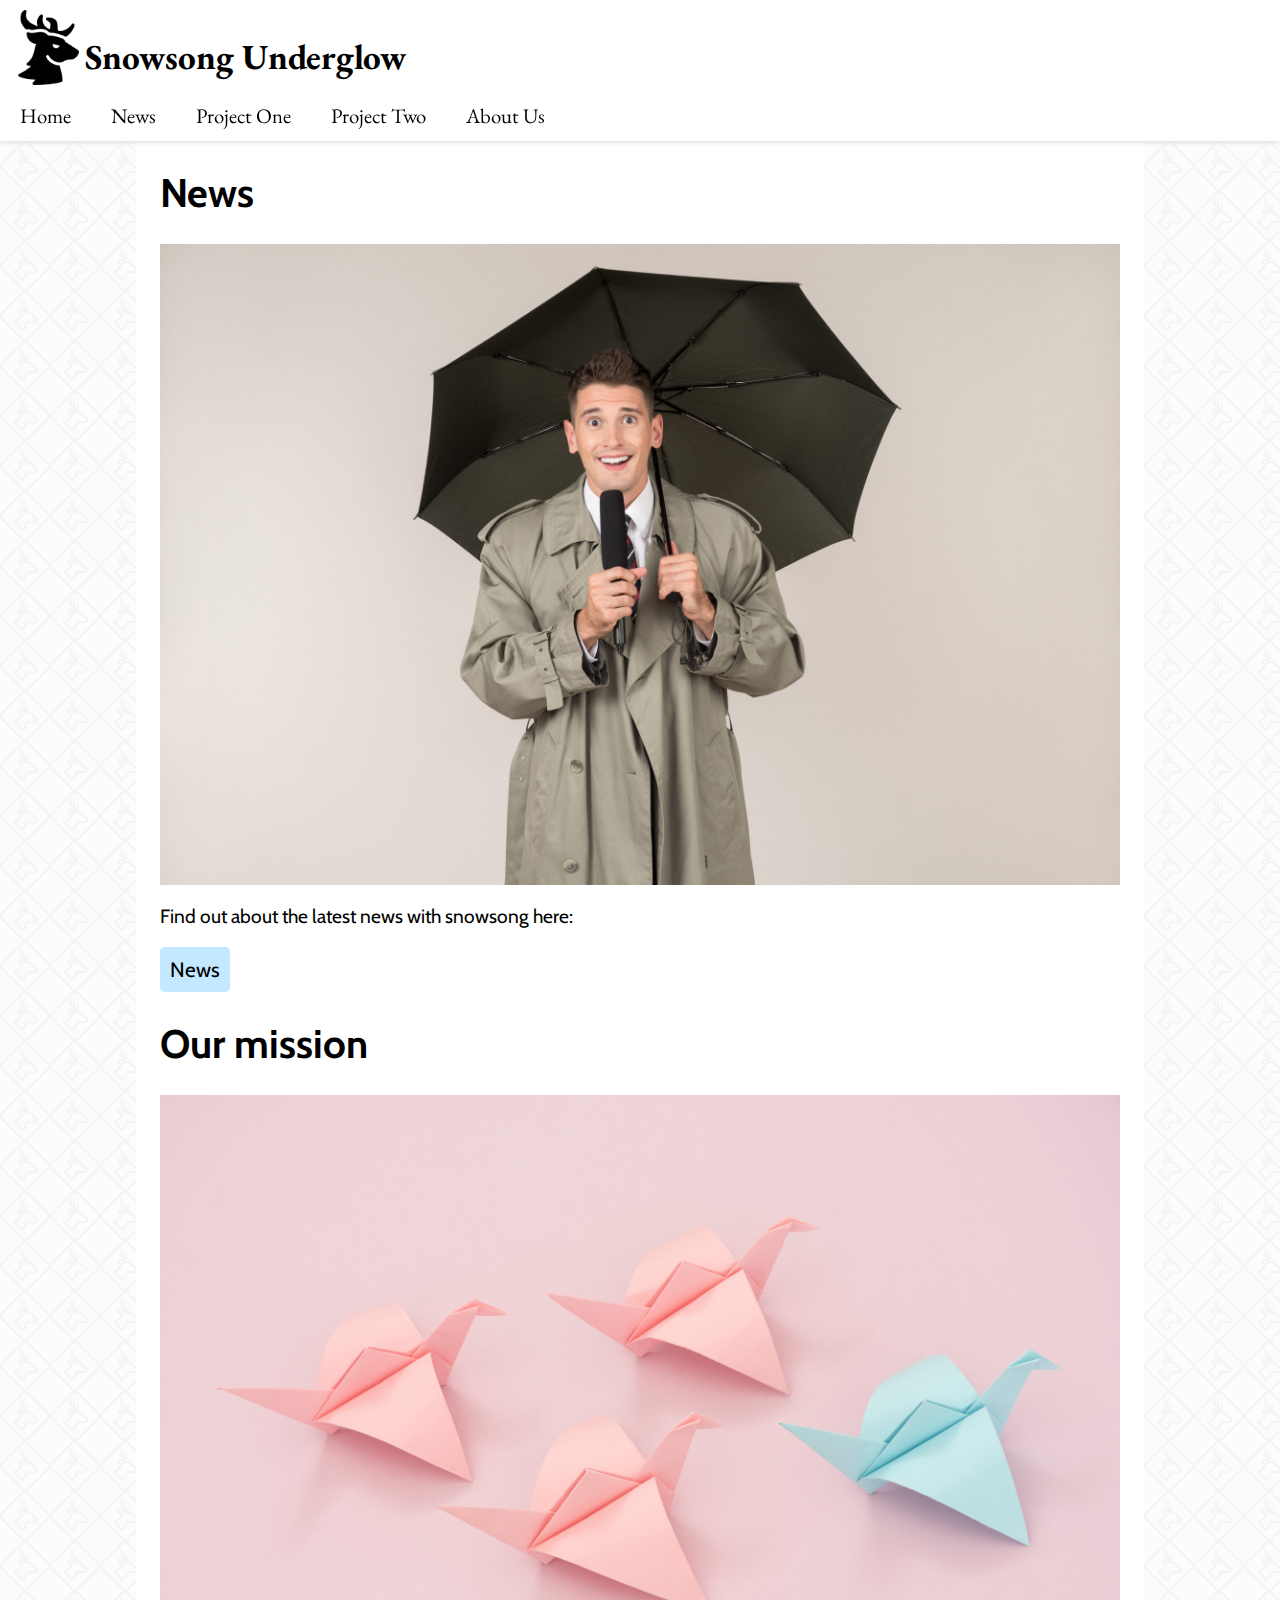
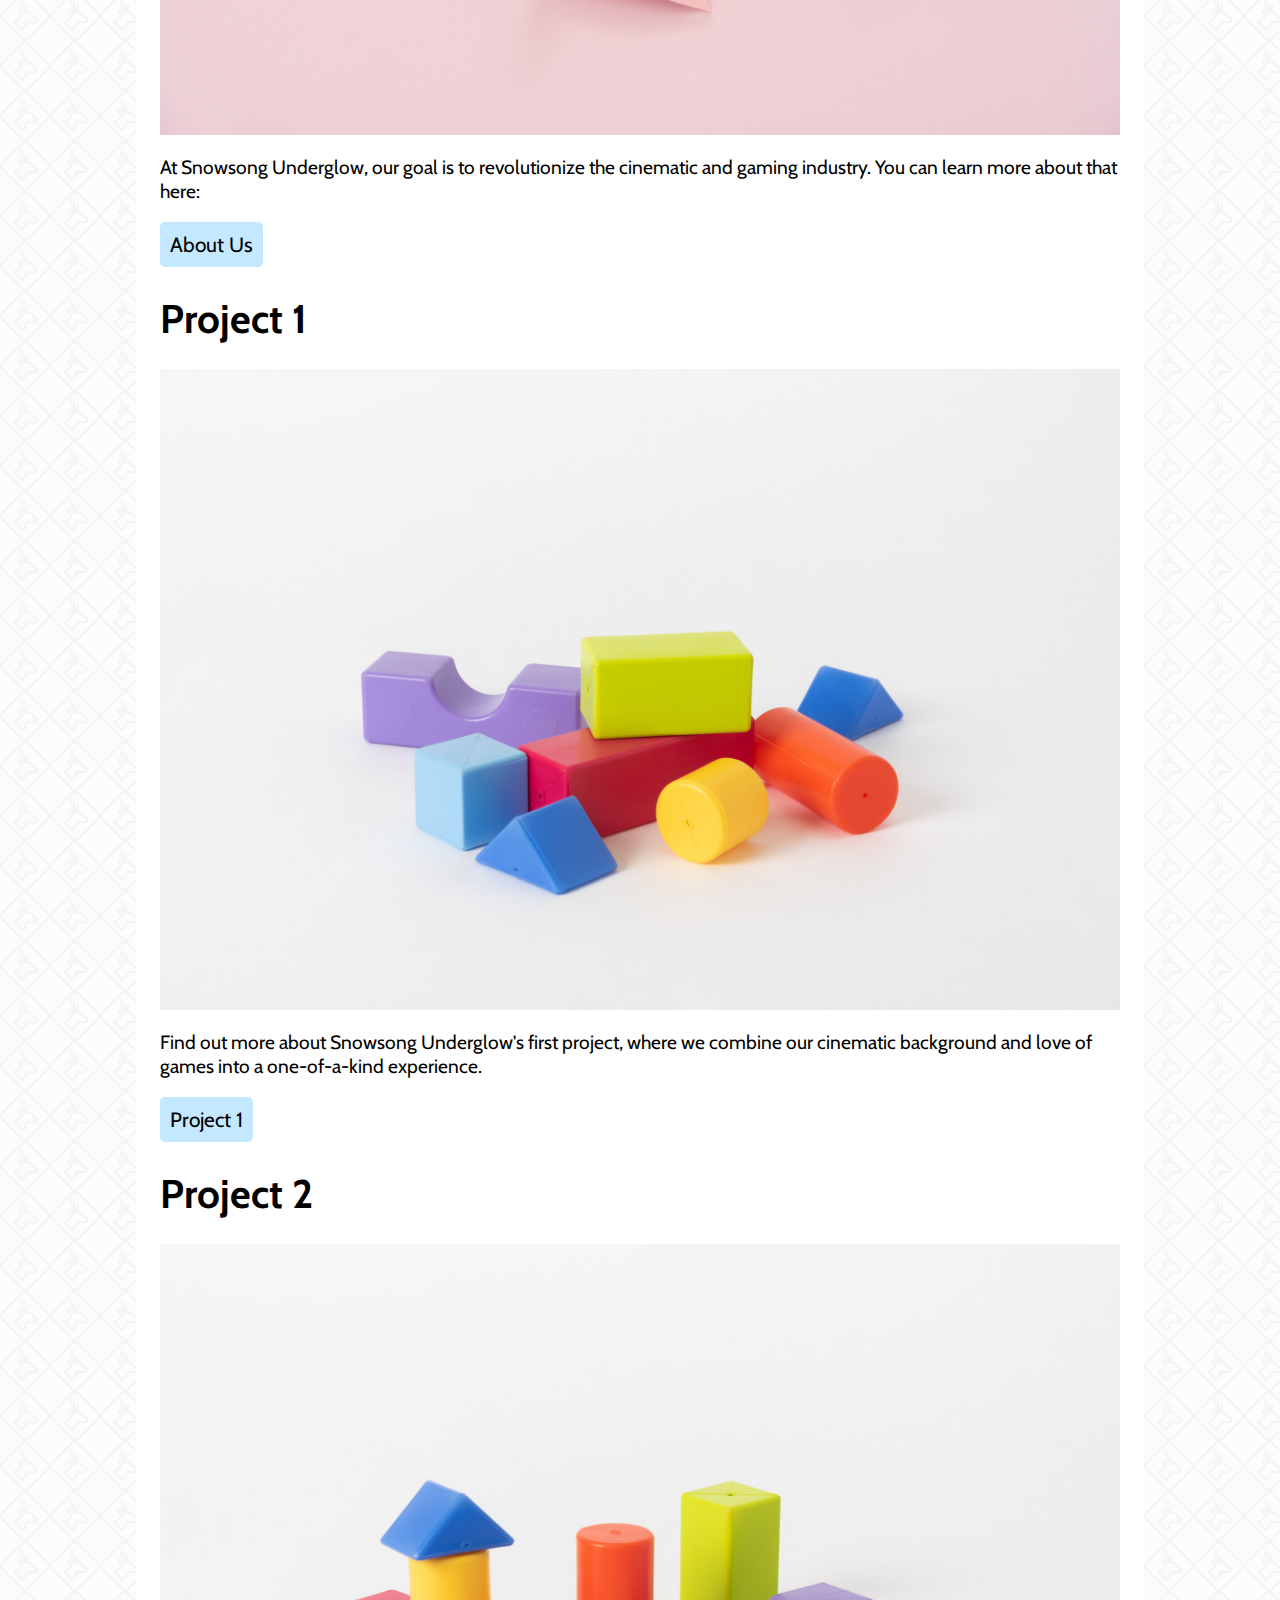
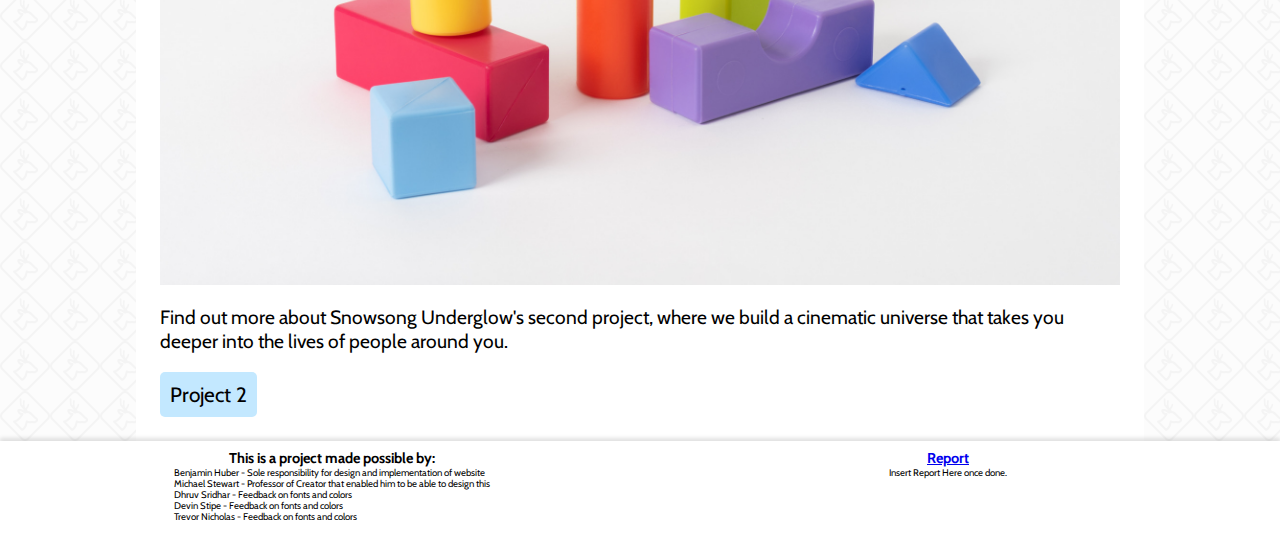
<file: index.html>
<!DOCTYPE html>
<html lang="en">
    <head>
        <meta charset="utf-8"/>
        <title>Snowsong Underglow</title>
        <link rel="shortcut icon" type="image/png" href="img/favicon.png">
        <link rel="stylesheet" href="css/boilerplate.css">
    </head>
    <body>
        <header>
            <div class="title-bar">
                <div class="company-icon">
                    <img src="img/company-icon-larger.png" alt="Image of the ficticious company logo: a deer head.">
                </div>
                <h1 class="company-name">Snowsong Underglow</h1>
            </div>
        </header>
        <nav class="navbar">
            <ul class="navlist">
                <li>
                    <div class="nav-button"><a href="index.html">Home</a></div>
                </li>
                <li>
                    <div class="nav-button"><a href="news.html">News</a></div>
                </li>
                <li>
                    <div class="nav-button"><a href="project-1.html">Project One</a></div>
                </li>
                <li>
                    <div class="nav-button"><a href="project-2.html">Project Two</a></div>
                </li>
                <li>
                    <div class="nav-button"><a href="about-us.html">About Us</a></div>
                </li>
            </ul>
        </nav>
        <div class="content-block">
            <aside class="left">

            </aside>
            <main>
                <h1>News</h1>
                <img class="content-image" src="img/now-lets-get-into-todays-news.jpg" alt="A man enthusiastically holding a microphone and a umbrella.">
                <p>Find out about the latest news with snowsong here:</p>
                <div class="content-button"><a href="news.html">News</a></div>
                
                <h1>Our mission</h1>
                <img class="content-image" src="img/leader-of-the-flock.jpg" alt="Four origami birds. Three pink, one blue. The blue bird is leading all of the pink birds.">
                <p>At Snowsong Underglow, our goal is to revolutionize the cinematic and gaming industry.  You can learn more about that here:</p>
                <div class="content-button"><a href="about-us.html">About Us</a></div>
                
                <h1>Project 1</h1>
                <img class="content-image" src="img/toy-construction-set.jpg" alt="A pile of different colored toy blocks on a white background.">
                <p>Find out more about Snowsong Underglow's first project, where we combine our cinematic background and love of games into a one-of-a-kind experience.</p>
                <div class="content-button"><a href="project-1.html">Project 1</a></div>

                <h1>Project 2</h1>
                <img class="content-image" src="img/constructed-toy-construction-set.jpg" alt="A constructed toy construction set consisting of blocks of different colors.">
                <p>Find out more about Snowsong Underglow's second project, where we build a cinematic universe that takes you deeper into the lives of people around you.</p>
                <div class="content-button"><a href="project-2.html">Project 2</a></div>
            </main>
            <aside class="right">
                
            </aside>
        </div>
        <footer>
            <div class="footer-left">
                <h1>This is a project made possible by:</h1>
                <ul class="credits">
                    <li>Benjamin Huber - Sole responsibility for design and implementation of website</li>
                    <li>Michael Stewart - Professor of Creator that enabled him to be able to design this</li>
                    <li>Dhruv Sridhar - Feedback on fonts and colors</li>
                    <li>Devin Stipe - Feedback on fonts and colors</li>
                    <li>Trevor Nicholas - Feedback on fonts and colors</li>
                </ul>
            </div>
            <div class="footer-right">
                <h1><a href="report.html">Report</a></h1>
                <p>Insert Report Here once done.</p>
            </div>
        </footer>
    </body>
</html>
</file>
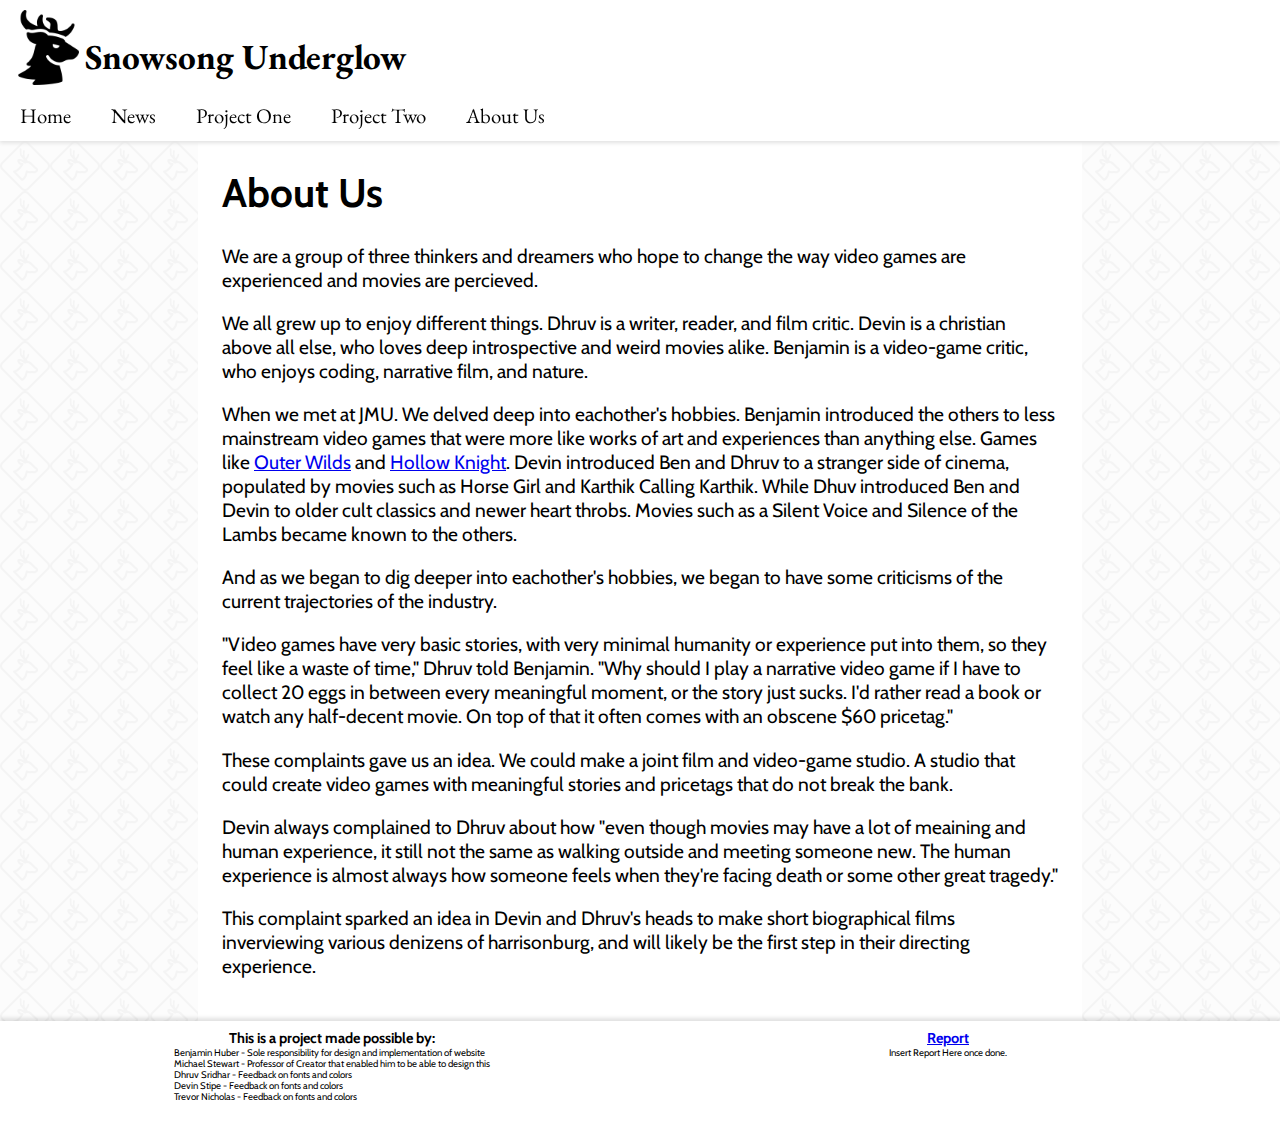
<file: about-us.html>
<!DOCTYPE html>
<html lang="en">
    <head>
        <meta charset="utf-8"/>
        <title>Snowsong Underglow</title>
        <link rel="shortcut icon" type="image/png" href="img/favicon.png">
        <link rel="stylesheet" href="css/boilerplate.css">
    </head>
    <body>
        <header>
            <div class="title-bar">
                <div class="company-icon">
                    <img src="img/company-icon-larger.png" alt="Image of the ficticious company logo: a deer head.">
                </div>
                <h1 class="company-name">Snowsong Underglow</h1>
            </div>
        </header>
        <nav class="navbar">
            <ul class="navlist">
                <li>
                    <div class="nav-button"><a href="index.html">Home</a></div>
                </li>
                <li>
                    <div class="nav-button"><a href="news.html">News</a></div>
                </li>
                <li>
                    <div class="nav-button"><a href="project-1.html">Project One</a></div>
                </li>
                <li>
                    <div class="nav-button"><a href="project-2.html">Project Two</a></div>
                </li>
                <li>
                    <div class="nav-button"><a href="about-us.html">About Us</a></div>
                </li>
            </ul>
        </nav>
        <div class="content-block">
            <aside class="left">

            </aside>
            <main>
                <h1>About Us</h1>
                <p>We are a group of three thinkers and dreamers who hope to change the way video games are experienced and movies are percieved.</p>
                <p>We all grew up to enjoy different things.  Dhruv is a writer, reader, and film critic.  Devin is a christian above all else, who loves deep introspective and weird movies alike.  Benjamin is a video-game critic, who enjoys coding, narrative film, and nature.</p>
                <p>When we met at JMU.  We delved deep into eachother's hobbies.  Benjamin introduced the others to less mainstream video games that were more like works of art and experiences than anything else.  Games like <a href="https://www.mobiusdigitalgames.com/outer-wilds.html" target="_blank">Outer Wilds</a> and <a href="https://www.hollowknight.com/" target="_blank">Hollow Knight</a>.  Devin introduced Ben and Dhruv to a stranger side of cinema, populated by movies such as Horse Girl and Karthik Calling Karthik.  While Dhuv introduced Ben and Devin to older cult classics and newer heart throbs.  Movies such as a Silent Voice and Silence of the Lambs became known to the others.</p>
                <p>And as we began to dig deeper into eachother's hobbies, we began to have some criticisms of the current trajectories of the industry.</p>
                <p>"Video games have very basic stories, with very minimal humanity or experience put into them, so they feel like a waste of time," Dhruv told Benjamin.  "Why should I play a narrative video game if I have to collect 20 eggs in between every meaningful moment, or the story just sucks.  I'd rather read a book or watch any half-decent movie.  On top of that it often comes with an obscene $60 pricetag."</p>
                <p>These complaints gave us an idea.  We could make a joint film and video-game studio.  A studio that could create video games with meaningful stories and pricetags that do not break the bank.</p>
                <p>Devin always complained to Dhruv about how "even though movies may have a lot of meaining and human experience, it still not the same as walking outside and meeting someone new.  The human experience is almost always how someone feels when they're facing death or some other great tragedy."</p>
                <p>This complaint sparked an idea in Devin and Dhruv's heads to make short biographical films inverviewing various denizens of harrisonburg, and will likely be the first step in their directing experience.</p>
            </main>
            <aside class="right">
                
            </aside>
        </div>
        <footer>
            <div class="footer-left">
                <h1>This is a project made possible by:</h1>
                <ul class="credits">
                    <li>Benjamin Huber - Sole responsibility for design and implementation of website</li>
                    <li>Michael Stewart - Professor of Creator that enabled him to be able to design this</li>
                    <li>Dhruv Sridhar - Feedback on fonts and colors</li>
                    <li>Devin Stipe - Feedback on fonts and colors</li>
                    <li>Trevor Nicholas - Feedback on fonts and colors</li>
                </ul>
            </div>
            <div class="footer-right">
                <h1><a href="report.html">Report</a></h1>
                <p>Insert Report Here once done.</p>
            </div>
        </footer>
    </body>
</html>
</file>
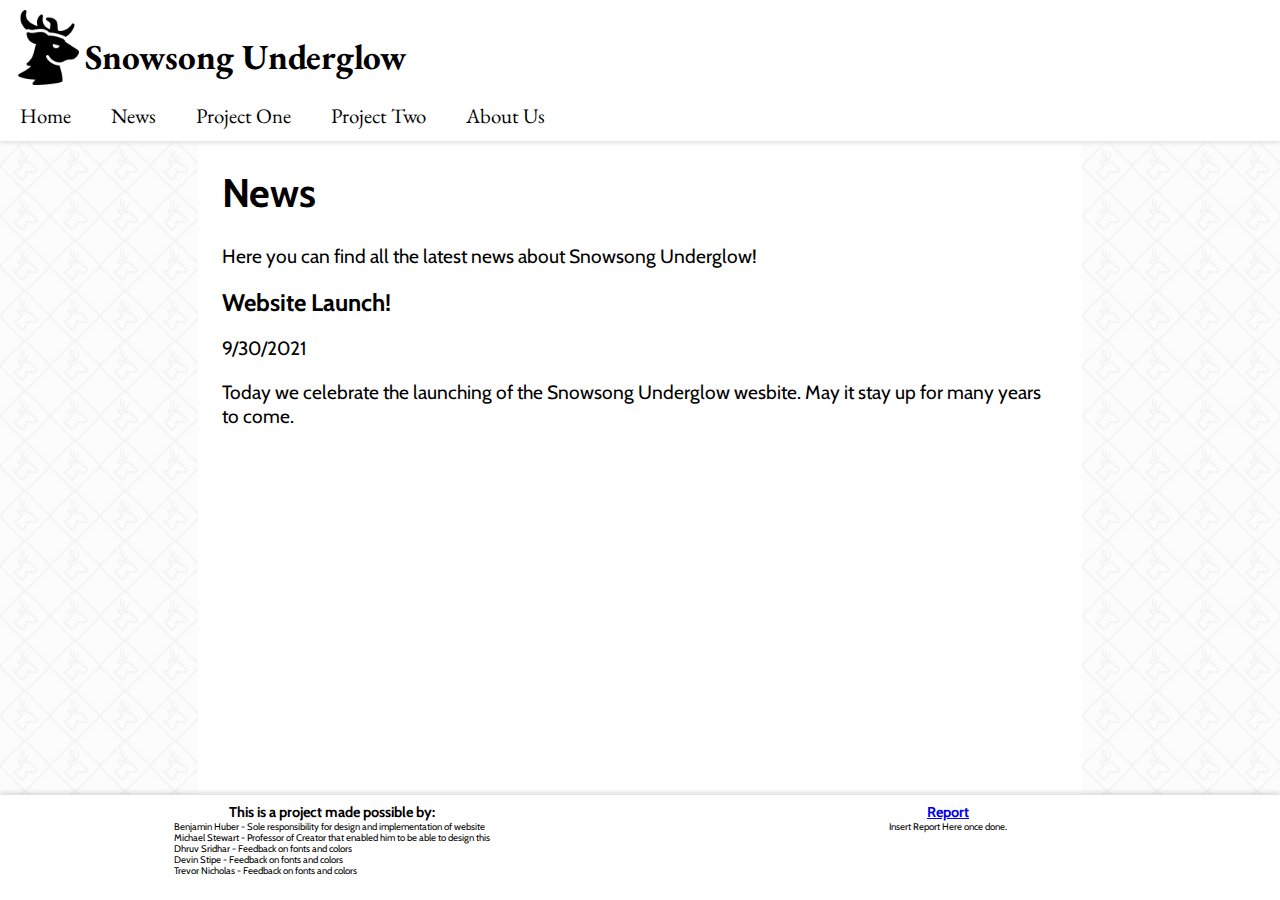
<file: news.html>
<!DOCTYPE html>
<html lang="en">
    <head>
        <meta charset="utf-8"/>
        <title>Snowsong Underglow</title>
        <link rel="shortcut icon" type="image/png" href="img/favicon.png">
        <link rel="stylesheet" href="css/boilerplate.css">
    </head>
    <body>
        <header>
            <div class="title-bar">
                <div class="company-icon">
                    <img src="img/company-icon-larger.png" alt="Image of the ficticious company logo: a deer head.">
                </div>
                <h1 class="company-name">Snowsong Underglow</h1>
            </div>
        </header>
        <nav class="navbar">
            <ul class="navlist">
                <li>
                    <div class="nav-button"><a href="index.html">Home</a></div>
                </li>
                <li>
                    <div class="nav-button"><a href="news.html">News</a></div>
                </li>
                <li>
                    <div class="nav-button"><a href="project-1.html">Project One</a></div>
                </li>
                <li>
                    <div class="nav-button"><a href="project-2.html">Project Two</a></div>
                </li>
                <li>
                    <div class="nav-button"><a href="about-us.html">About Us</a></div>
                </li>
            </ul>
        </nav>
        <div class="content-block">
            <aside class="left">

            </aside>
            <main>
                <h1>News</h1>
                <p>Here you can find all the latest news about Snowsong Underglow!</p>
                <h2>Website Launch!</h2>
                <p>9/30/2021</p>
                <p>Today we celebrate the launching of the Snowsong Underglow wesbite.  May it stay up for many years to come.</p>
            </main>
            <aside class="right">
                
            </aside>
        </div>
        <footer>
            <div class="footer-left">
                <h1>This is a project made possible by:</h1>
                <ul class="credits">
                    <li>Benjamin Huber - Sole responsibility for design and implementation of website</li>
                    <li>Michael Stewart - Professor of Creator that enabled him to be able to design this</li>
                    <li>Dhruv Sridhar - Feedback on fonts and colors</li>
                    <li>Devin Stipe - Feedback on fonts and colors</li>
                    <li>Trevor Nicholas - Feedback on fonts and colors</li>
                </ul>
            </div>
            <div class="footer-right">
                <h1><a href="report.html">Report</a></h1>
                <p>Insert Report Here once done.</p>
            </div>
        </footer>
    </body>
</html>
</file>
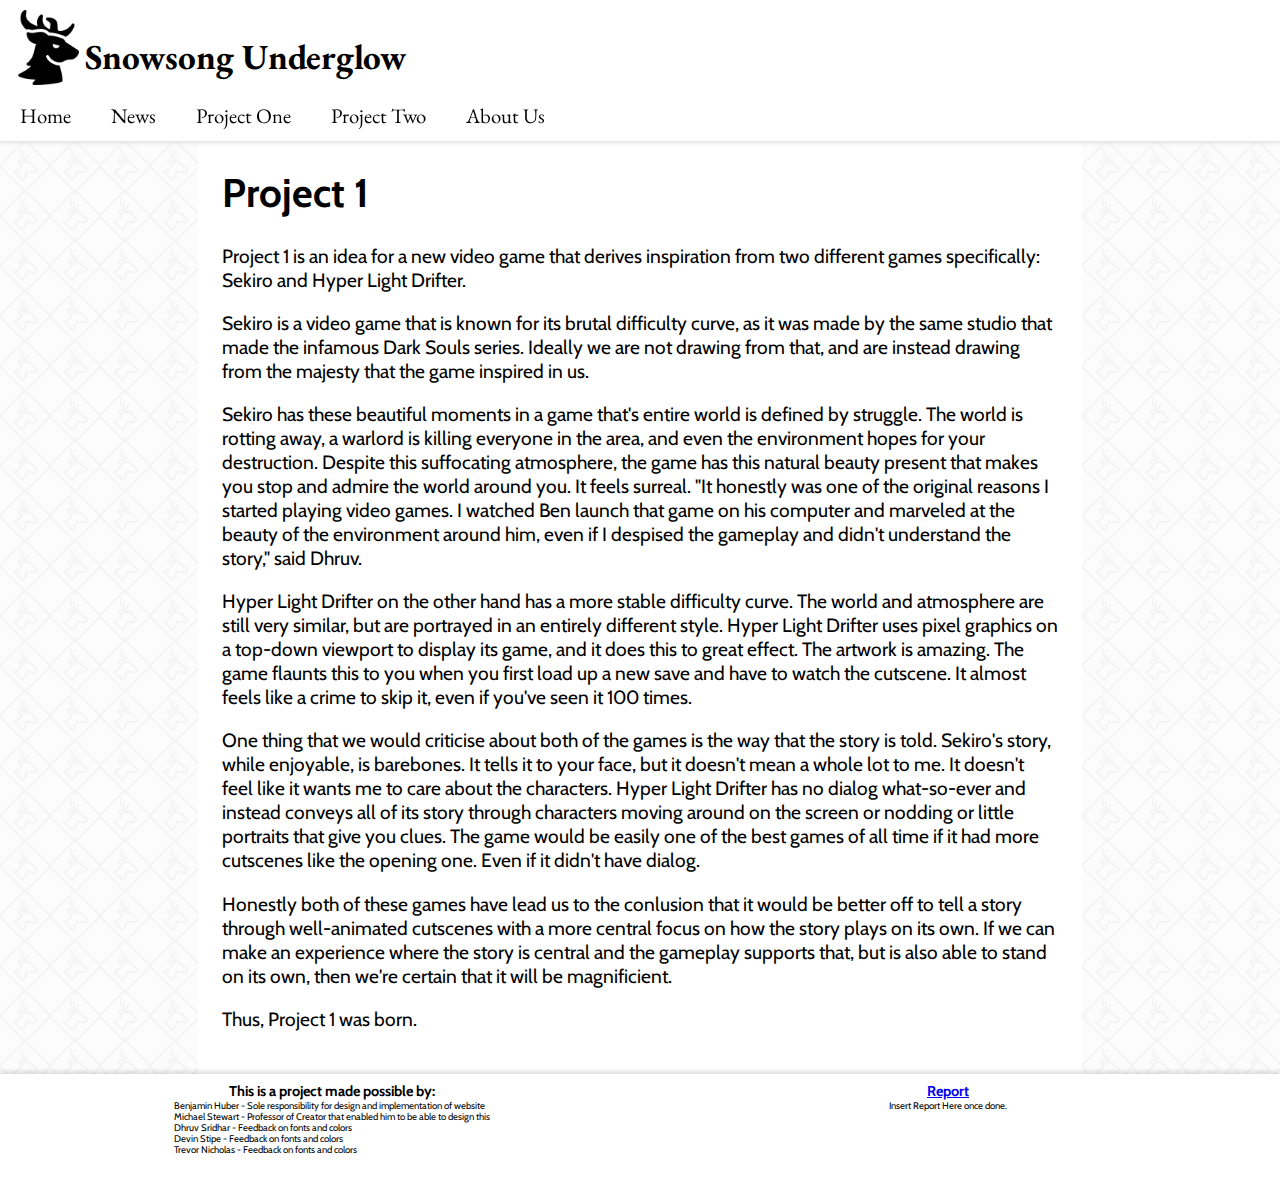
<file: project-1.html>
<!DOCTYPE html>
<html lang="en">
    <head>
        <meta charset="utf-8"/>
        <title>Snowsong Underglow</title>
        <link rel="shortcut icon" type="image/png" href="images/favicon.png">
        <link rel="stylesheet" href="css/boilerplate.css">
    </head>
    <body>
        <header>
            <div class="title-bar">
                <div class="company-icon">
                    <img src="images/company-icon-larger.png" alt="Image of the ficticious company logo: a deer head.">
                </div>
                <h1 class="company-name">Snowsong Underglow</h1>
            </div>
        </header>
        <nav class="navbar">
            <ul class="navlist">
                <li>
                    <div class="nav-button"><a href="index.html">Home</a></div>
                </li>
                <li>
                    <div class="nav-button"><a href="news.html">News</a></div>
                </li>
                <li>
                    <div class="nav-button"><a href="project-1.html">Project One</a></div>
                </li>
                <li>
                    <div class="nav-button"><a href="project-2.html">Project Two</a></div>
                </li>
                <li>
                    <div class="nav-button"><a href="about-us.html">About Us</a></div>
                </li>
            </ul>
        </nav>
        <div class="content-block">
            <aside class="left">

            </aside>
            <main>
                <h1>Project 1</h1>
                <p>Project 1 is an idea for a new video game that derives inspiration from two different games specifically: Sekiro and Hyper Light Drifter.</p>
                <p>Sekiro is a video game that is known for its brutal difficulty curve, as it was made by the same studio that made the infamous Dark Souls series.  Ideally we are not drawing from that, and are instead drawing from the majesty that the game inspired in us.</p>
                <p>Sekiro has these beautiful moments in a game that's entire world is defined by struggle.  The world is rotting away, a warlord is killing everyone in the area, and even the environment hopes for your destruction.  Despite this suffocating atmosphere, the game has this natural beauty present that makes you stop and admire the world around you.  It feels surreal.  "It honestly was one of the original reasons I started playing video games.  I watched Ben launch that game on his computer and marveled at the beauty of the environment around him, even if I despised the gameplay and didn't understand the story," said Dhruv.</p>
                <p>Hyper Light Drifter on the other hand has a more stable difficulty curve.  The world and atmosphere are still very similar, but are portrayed in an entirely different style.  Hyper Light Drifter uses pixel graphics on a top-down viewport to display its game, and it does this to great effect.  The artwork is amazing.  The game flaunts this to you when you first load up a new save and have to watch the cutscene.  It almost feels like a crime to skip it, even if you've seen it 100 times.</p>
                <p>One thing that we would criticise about both of the games is the way that the story is told.  Sekiro's story, while enjoyable, is barebones.  It tells it to your face, but it doesn't mean a whole lot to me.  It doesn't feel like it wants me to care about the characters.  Hyper Light Drifter has no dialog what-so-ever and instead conveys all of its story through characters moving around on the screen or nodding or little portraits that give you clues.  The game would be easily one of the best games of all time if it had more cutscenes like the opening one.  Even if it didn't have dialog.</p>
                <p>Honestly both of these games have lead us to the conlusion that it would be better off to tell a story through well-animated cutscenes with a more central focus on how the story plays on its own.  If we can make an experience where the story is central and the gameplay supports that, but is also able to stand on its own, then we're certain that it will be magnificient.</p>
                <p>Thus, Project 1 was born.</p>
            </main>
            <aside class="right">
                
            </aside>
        </div>
        <footer>
            <div class="footer-left">
                <h1>This is a project made possible by:</h1>
                <ul class="credits">
                    <li>Benjamin Huber - Sole responsibility for design and implementation of website</li>
                    <li>Michael Stewart - Professor of Creator that enabled him to be able to design this</li>
                    <li>Dhruv Sridhar - Feedback on fonts and colors</li>
                    <li>Devin Stipe - Feedback on fonts and colors</li>
                    <li>Trevor Nicholas - Feedback on fonts and colors</li>
                </ul>
            </div>
            <div class="footer-right">
                <h1><a href="report.html">Report</a></h1>
                <p>Insert Report Here once done.</p>
            </div>
        </footer>
    </body>
</html>
</file>
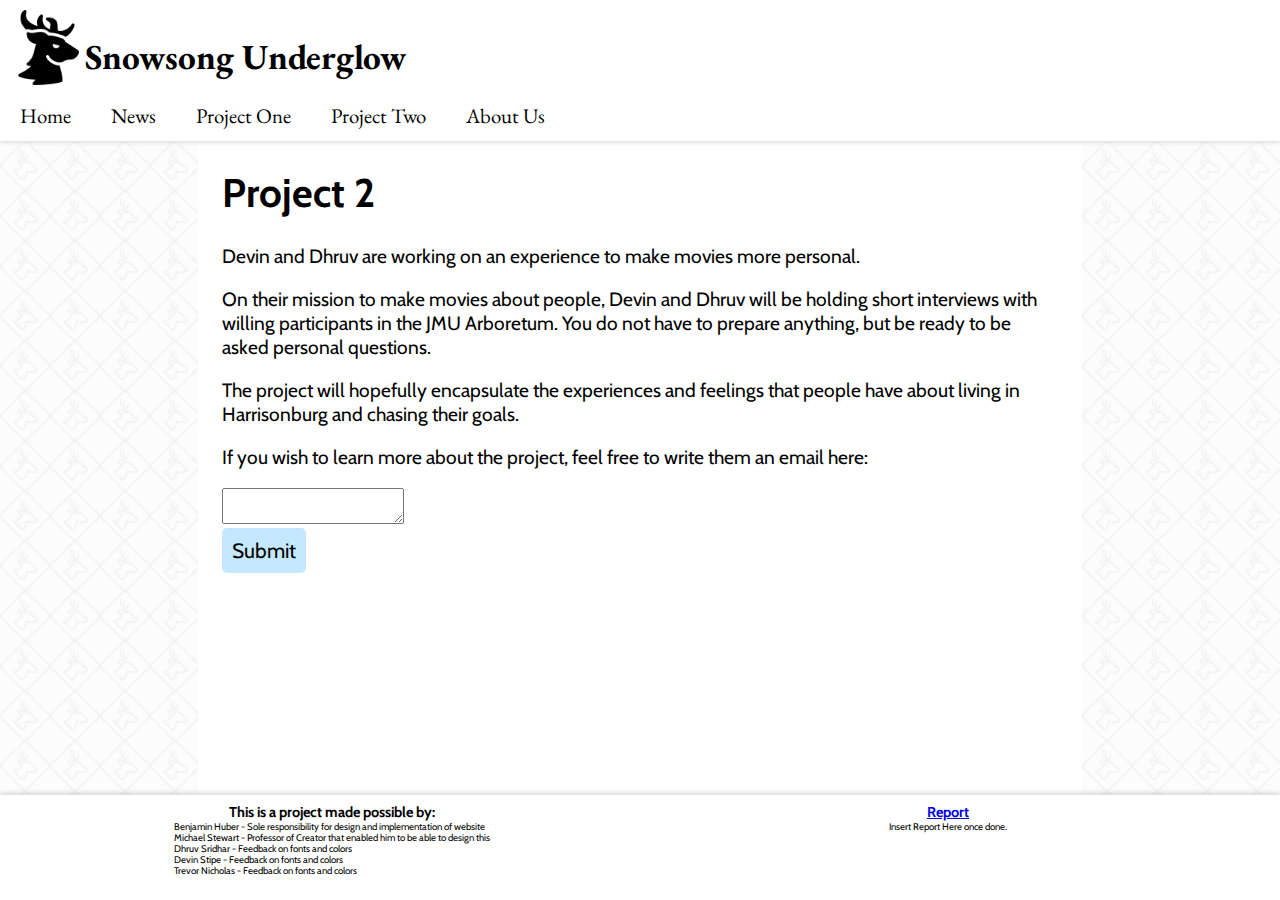
<file: project-2.html>
<!DOCTYPE html>
<html lang="en">
    <head>
        <meta charset="utf-8"/>
        <title>Snowsong Underglow</title>
        <link rel="shortcut icon" type="image/png" href="images/favicon.png">
        <link rel="stylesheet" href="css/boilerplate.css">
    </head>
    <body>
        <header>
            <div class="title-bar">
                <div class="company-icon">
                    <img src="images/company-icon-larger.png" alt="Image of the ficticious company logo: a deer head.">
                </div>
                <h1 class="company-name">Snowsong Underglow</h1>
            </div>
        </header>
        <nav class="navbar">
            <ul class="navlist">
                <li>
                    <div class="nav-button"><a href="index.html">Home</a></div>
                </li>
                <li>
                    <div class="nav-button"><a href="news.html">News</a></div>
                </li>
                <li>
                    <div class="nav-button"><a href="project-1.html">Project One</a></div>
                </li>
                <li>
                    <div class="nav-button"><a href="project-2.html">Project Two</a></div>
                </li>
                <li>
                    <div class="nav-button"><a href="about-us.html">About Us</a></div>
                </li>
            </ul>
        </nav>
        <div class="content-block">
            <aside class="left">

            </aside>
            <main>
                <h1>Project 2</h1>
                <p>Devin and Dhruv are working on an experience to make movies more personal.</p>
                <p>On their mission to make movies about people, Devin and Dhruv will be holding short interviews with willing participants in the JMU Arboretum.  You do not have to prepare anything, but be ready to be asked personal questions.</p>
                <p>The project will hopefully encapsulate the experiences and feelings that people have about living in Harrisonburg and chasing their goals.</p>
                <p><label for="email">If you wish to learn more about the project, feel free to write them an email here:</label></p>
                <div><textarea id="email"></textarea></div>
                <div class="content-button"><a>Submit</a></div>
            </main>
            <aside class="right">
                
            </aside>
        </div>
        <footer>
            <div class="footer-left">
                <h1>This is a project made possible by:</h1>
                <ul class="credits">
                    <li>Benjamin Huber - Sole responsibility for design and implementation of website</li>
                    <li>Michael Stewart - Professor of Creator that enabled him to be able to design this</li>
                    <li>Dhruv Sridhar - Feedback on fonts and colors</li>
                    <li>Devin Stipe - Feedback on fonts and colors</li>
                    <li>Trevor Nicholas - Feedback on fonts and colors</li>
                </ul>
            </div>
            <div class="footer-right">
                <h1><a href="report.html">Report</a></h1>
                <p>Insert Report Here once done.</p>
            </div>
        </footer>
    </body>
</html>
</file>
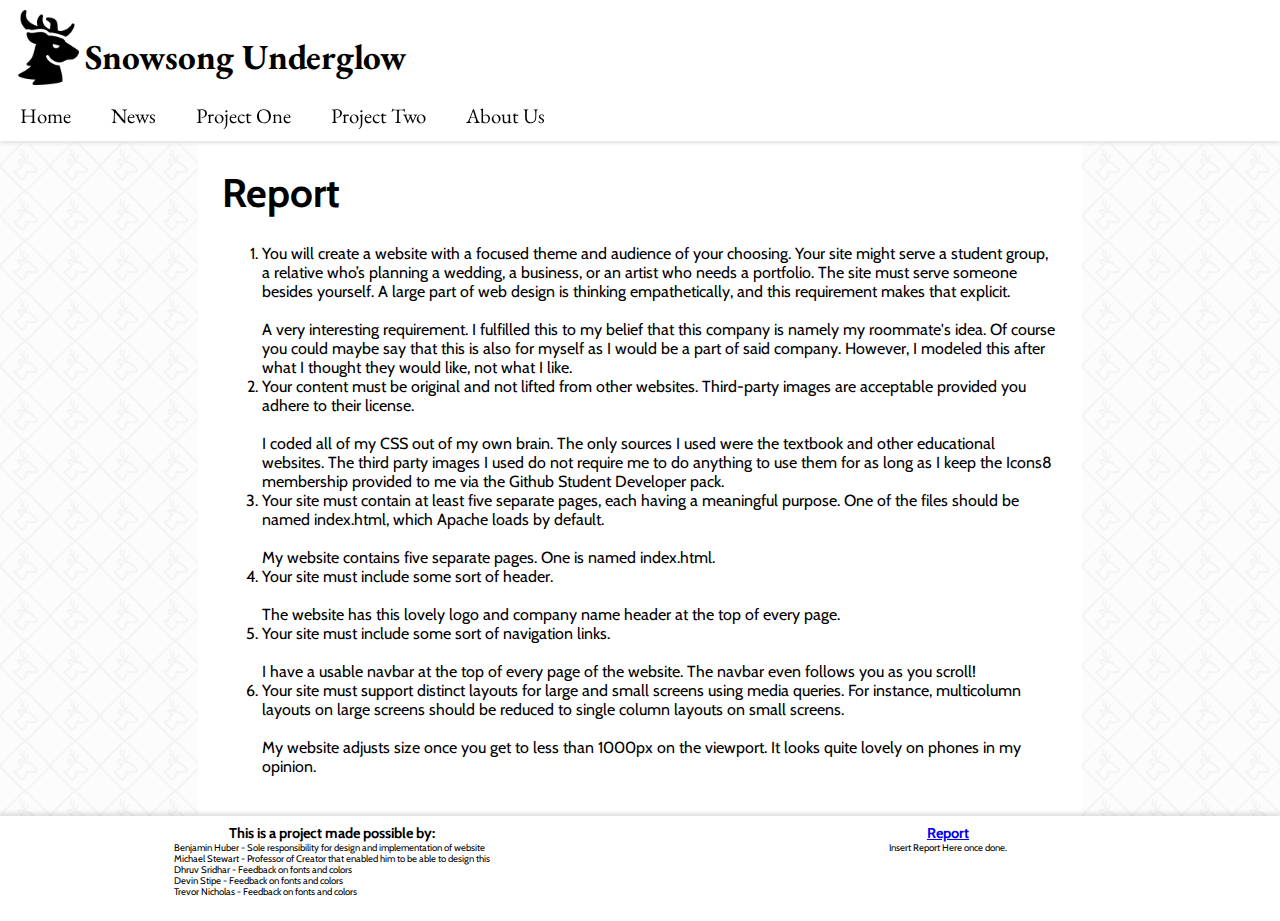
<file: report.html>
<!DOCTYPE html>
<html lang="en">
    <head>
        <meta charset="utf-8"/>
        <title>Snowsong Underglow</title>
        <link rel="shortcut icon" type="image/png" href="img/favicon.png">
        <link rel="stylesheet" href="css/boilerplate.css">
    </head>
    <body>
        <header>
            <div class="title-bar">
                <div class="company-icon">
                    <img src="img/company-icon-larger.png" alt="Image of the ficticious company logo: a deer head.">
                </div>
                <h1 class="company-name">Snowsong Underglow</h1>
            </div>
        </header>
        <nav class="navbar">
            <ul class="navlist">
                <li>
                    <div class="nav-button"><a href="index.html">Home</a></div>
                </li>
                <li>
                    <div class="nav-button"><a href="news.html">News</a></div>
                </li>
                <li>
                    <div class="nav-button"><a href="project-1.html">Project One</a></div>
                </li>
                <li>
                    <div class="nav-button"><a href="project-2.html">Project Two</a></div>
                </li>
                <li>
                    <div class="nav-button"><a href="about-us.html">About Us</a></div>
                </li>
            </ul>
        </nav>
        <div class="content-block">
            <aside class="left">

            </aside>
            <main>
                <h1>Report</h1>
                <ol>
                    <li>You will create a website with a focused theme and audience of your choosing. Your site might serve a student group, a relative who’s planning a wedding, a business, or an artist who needs a portfolio. The site must serve someone besides yourself. A large part of web design is thinking empathetically, and this requirement makes that explicit.<br><br>A very interesting requirement.  I fulfilled this to my belief that this company is namely my roommate's idea.  Of course you could maybe say that this is also for myself as I would be a part of said company.  However, I modeled this after what I thought they would like, not what I like.</li>
                    <li>Your content must be original and not lifted from other websites. Third-party images are acceptable provided you adhere to their license.<br><br>I coded all of my CSS out of my own brain.  The only sources I used were the textbook and other educational websites.  The third party images I used do not require me to do anything to use them for as long as I keep the Icons8 membership provided to me via the Github Student Developer pack.</li>
                    <li>Your site must contain at least five separate pages, each having a meaningful purpose. One of the files should be named index.html, which Apache loads by default.<br><br>My website contains five separate pages.  One is named index.html.</li>
                    <li>Your site must include some sort of header.<br><br>The website has this lovely logo and company name header at the top of every page.</li>
                    <li>Your site must include some sort of navigation links.<br><br>I have a usable navbar at the top of every page of the website.  The navbar even follows you as you scroll!</li>
                    <li>Your site must support distinct layouts for large and small screens using media queries. For instance, multicolumn layouts on large screens should be reduced to single column layouts on small screens.<br><br>My website adjusts size once you get to less than 1000px on the viewport.  It looks quite lovely on phones in my opinion.</li>
                </ol>
            </main>
            <aside class="right">
                
            </aside>
        </div>
        <footer>
            <div class="footer-left">
                <h1>This is a project made possible by:</h1>
                <ul class="credits">
                    <li>Benjamin Huber - Sole responsibility for design and implementation of website</li>
                    <li>Michael Stewart - Professor of Creator that enabled him to be able to design this</li>
                    <li>Dhruv Sridhar - Feedback on fonts and colors</li>
                    <li>Devin Stipe - Feedback on fonts and colors</li>
                    <li>Trevor Nicholas - Feedback on fonts and colors</li>
                </ul>
            </div>
            <div class="footer-right">
                <h1><a href="report.html">Report</a></h1>
                <p>Insert Report Here once done.</p>
            </div>
        </footer>
    </body>
</html>
</file>
<file: css/boilerplate.css>
@import url('https://fonts.googleapis.com/css2?family=Cabin:ital,wght@0,400;0,500;0,600;0,700;1,400;1,500;1,600;1,700&family=EB+Garamond&display=swap');
body {
    display: flex;
    flex-direction: column;
    margin: 0;
    min-height: 100vh;
}
header {
    z-index: 5;
    background-color: rgb(255, 255, 255);
}
.title-bar {
    display: flex;
    flex-direction: row;
    padding-left: 10px;
    margin-top: 10px;
    margin-bottom: 5px;
}
.company-icon {
    width: 75px;
    height: 75px;
}
.company-icon > img {
    width: 75px;
    object-fit: cover;
}
.company-name {
    font-size: 2.2em;
    font-family: "EB Garamond", Helvetica, sans-serif;
    margin-bottom: 0px;
}
.navbar {
    position: sticky;
    position: -webkit-sticky;
    top: 0px;
    box-shadow: 0px 2px 4px rgb(225, 225, 225);
    background-color: rgb(255, 255, 255);
    z-index: 4;
}
.navlist {
    display: flex;
    flex-direction: row;
    justify-content: flex-start;
    list-style-type: none;
    margin: 0px;
    padding: 0px;
}
.nav-button {
    margin: 0;
    transition: background-color 0.2s;
}
.nav-button > a {
    display: inline-block;
    font-family: "EB Garamond", 'Times New Roman', Times, serif;
    font-size: 1.3em;
    padding: 12px 20px;
    color: black;
    text-decoration: none;
}
.content-block {
    flex-grow: 1;
    display: flex;
    flex-direction: row;
}
aside {
    display: flex;
    background-image: url("../img/aside-background.png");
    background-color: rgb(190, 190, 190);
    opacity: 4%;
    flex-basis: 150px;
    flex-wrap: wrap;
}
main {
    flex-grow: 1;
    flex-basis: 0;
    font-family: 'Cabin', Arial, Helvetica, sans-serif;
    overflow-wrap: break-word;
}
main > h1 {
    font-size: 2.5em;
}
main > p {
    font-size: 1.2em;
}
footer {
    display: flex;
    background-color: rgb(255, 255, 255);
    box-shadow: 0px -3px 4px rgb(225, 225, 225);
    font-family: 'Cabin', Arial, Helvetica, sans-serif;
    flex-direction: row;
    list-style: none;
}
.footer-left, .footer-right {
    display: flex;
    flex-direction: column;
    flex-grow: 1;
    flex-basis: 0;
    align-items: center;
    padding: 0px;
    flex-wrap: wrap;
}
.footer-right > h1, .footer-left > h1 {
    font-size: 0.9em;
    margin: 0px;
}
.footer-right > p, .credits > li {
    font-size: 0.6em;
    margin: 0px;
}
.credits {
    display: flex;
    list-style: none;
    margin: 0px;
    padding: 0px;
    flex-direction: column;
}
main, footer, .left, .right {
    padding: 1.5em;
}
main {
    padding-top: 0;
}
footer {
    padding-top: 0.5em;
}
.nav-button:hover {
    background-color: rgb(230, 230, 230);
}
.content-button {
    display: inline-flex;
    justify-content: center;
    align-items: center;
    background-color: rgb(195, 232, 255);
    border-radius: 5px;
    transition: all 3s;
}
.content-button > a {
    display: flex;
    text-decoration: none;
    font-size: 1.3em;
    padding: 10px;
    color: black;
}
.content-button:hover {
    background-color: rgb(118, 239, 255);
}
.content-image {
    width: 75vw;
    display: flex;
    object-fit: contain;
    flex-basis: 0;
}
@media (max-width: 1000px) {
    aside {
        display: none;
    }
    main > h1 {
        font-size: 3.5em;
    }
    main > p {
        font-size: 2.4em;
    }
    .nav-button {
        font-size: 32px;
        flex-grow: 1;
        flex-basis: 0px;
    }
    .nav-list {
        justify-content: space-evenly;
    }
    .content-image {
        width: 92vw;
    }
}
</file>
